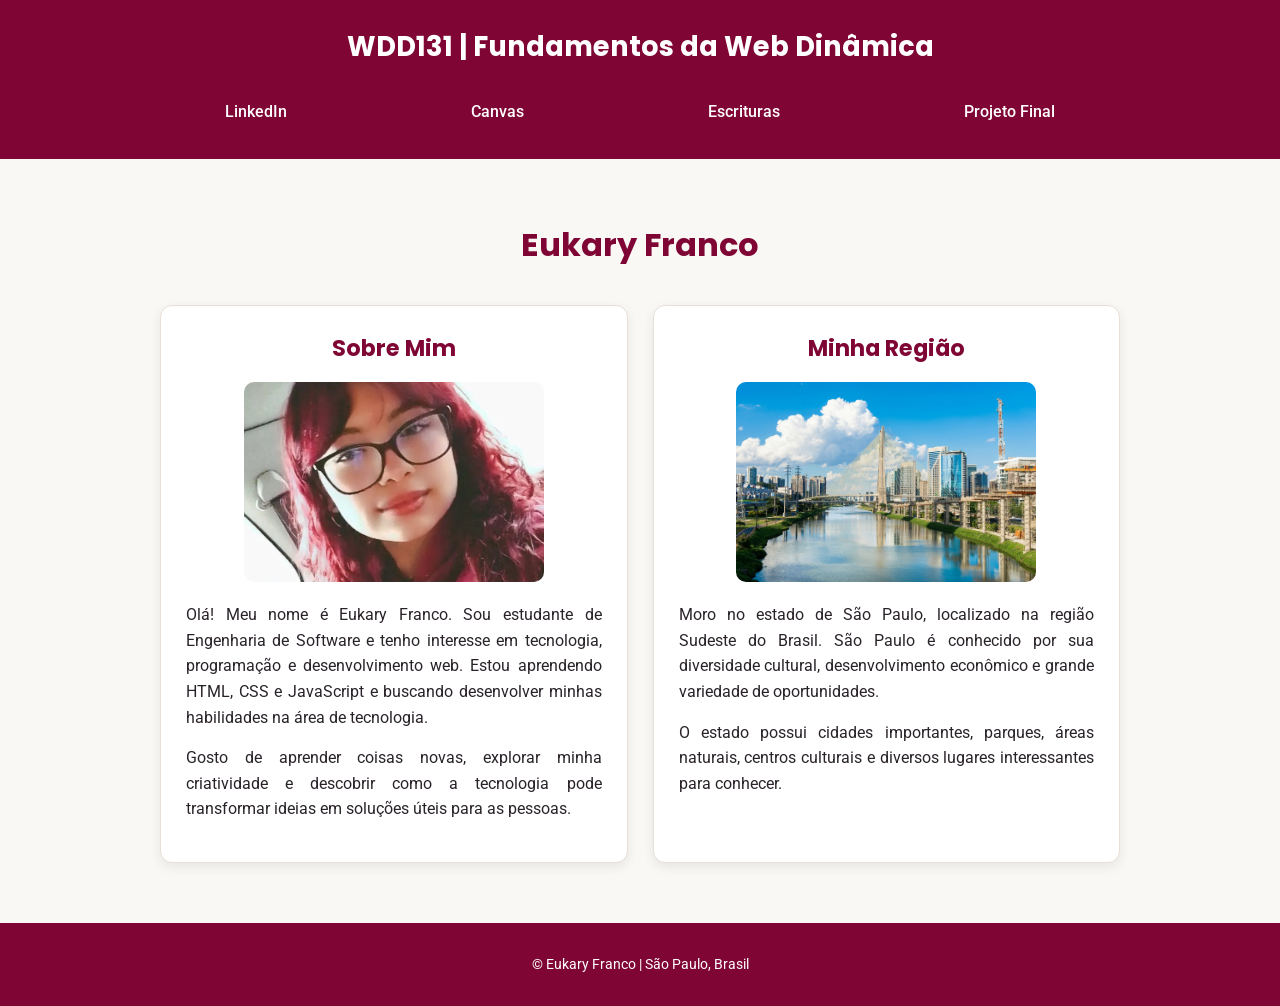
<file: index.html>
<!DOCTYPE html>
<html lang="pt-BR">

<head>
    <meta charset="UTF-8">
    <meta name="viewport" content="width=device-width, initial-scale=1.0">

    <title>WDD 131 | Fundamentos da Web Dinâmica - Eukary</title>

    <meta name="description"
        content="WDD 131 | Fundamentos da Web Dinâmica. Página pessoal de Eukary, apresentando informações pessoais, estudos, interesses e minha região.">

    <meta name="author" content="Eukary">

    <link rel="stylesheet" href="estilos/base.css">

    <script src="scripts/obterdatas.js" defer></script>
</head>

<body>

    <!-- CABEÇALHO -->
    <header>

        <span id="titulo-curso">
            WDD131 | Fundamentos da Web Dinâmica
        </span>

        <!-- MENU DE NAVEGAÇÃO -->
        <nav>
            <a href="https://www.linkedin.com/" target="_blank">LinkedIn</a>

            <a href="https://byupw.instructure.com/" target="_blank">Canvas</a>

            <a href="https://www.churchofjesuschrist.org/study/scriptures?lang=por"
                target="_blank">Escrituras</a>

            <a href="#">Projeto Final</a>
        </nav>

    </header>

    <!-- CONTEÚDO PRINCIPAL -->
    <main>

        <h1>Eukary Franco</h1>

        <!-- PRIMEIRO CARTÃO -->
        <section class="card">

            <h2>Sobre Mim</h2>

            <img src="img/eukary.jpeg" alt="Foto de Eukary Franco">

            <p>
                Olá! Meu nome é Eukary Franco. Sou estudante de Engenharia de Software
                e tenho interesse em tecnologia, programação e desenvolvimento
                web. Estou aprendendo HTML, CSS e JavaScript e buscando
                desenvolver minhas habilidades na área de tecnologia.
            </p>

            <p>
                Gosto de aprender coisas novas, explorar minha criatividade
                e descobrir como a tecnologia pode transformar ideias em
                soluções úteis para as pessoas.
            </p>

        </section>

        <!-- SEGUNDO CARTÃO -->
        <section class="card">

            <h2>Minha Região</h2>

            <img src="img/saopaulo.jpg" alt="Paisagem de São Paulo, Brasil">

            <p>
                Moro no estado de São Paulo, localizado na região Sudeste
                do Brasil. São Paulo é conhecido por sua diversidade cultural,
                desenvolvimento econômico e grande variedade de oportunidades.
            </p>

            <p>
                O estado possui cidades importantes, parques, áreas naturais,
                centros culturais e diversos lugares interessantes para conhecer.
            </p>

        </section>

    </main>

    <!-- RODAPÉ -->
    <footer>

        <p>
            &copy; <span id="2026"></span> Eukary Franco | São Paulo, Brasil
        </p>

        <p id="ultimaModificacao"></p>

    </footer>

</body>
</html>
</file>
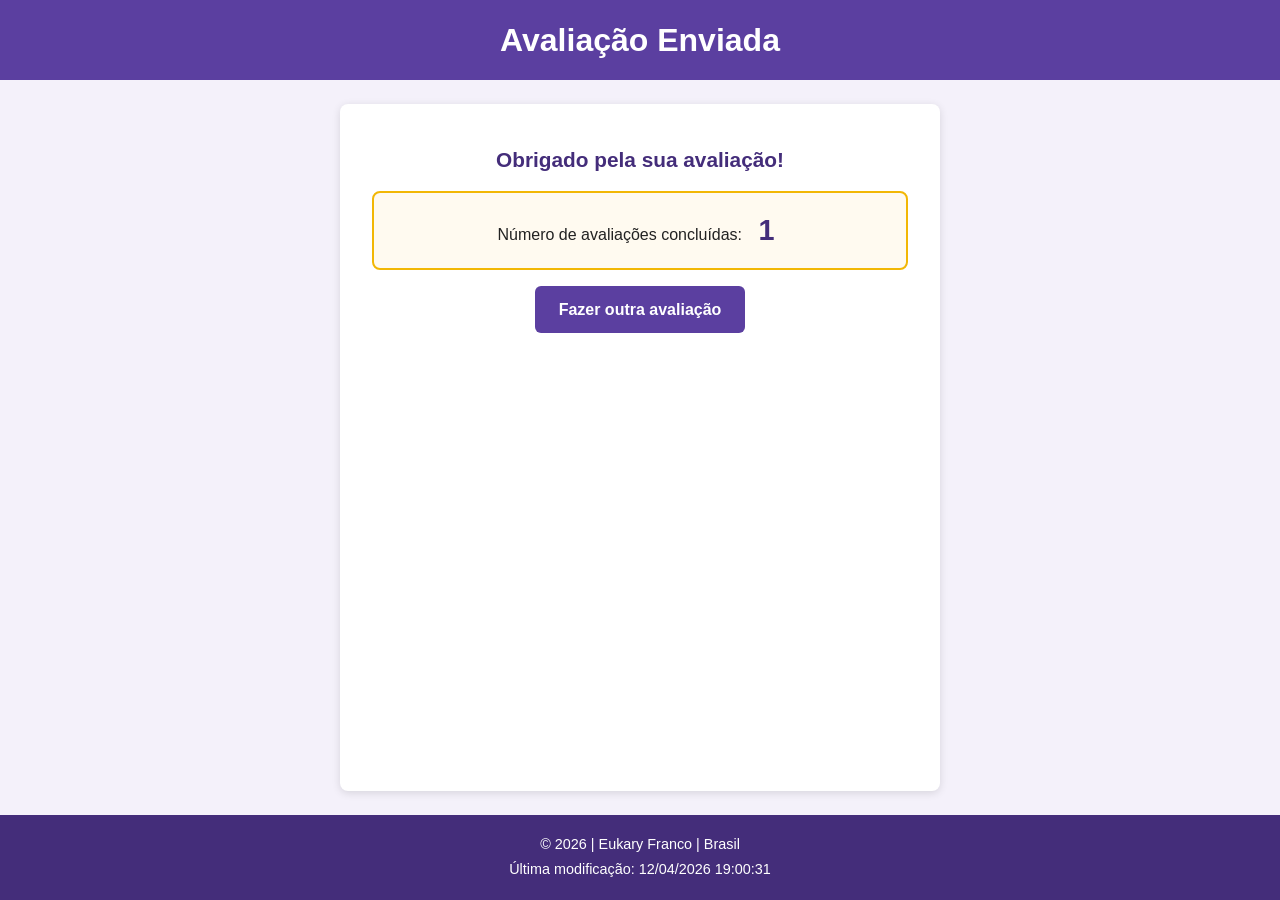
<file: avaliacao.html>
<!DOCTYPE html>
<html lang="pt-BR">
<head>
    <meta charset="UTF-8">
    <meta name="viewport" content="width=device-width, initial-scale=1.0">
    <meta name="description" content="Confirmação de envio da avaliação de produto">
    <title>Avaliação Enviada</title>
    <link rel="stylesheet" href="estilos/avaliacao.css">
    <script src="scripts/avaliacao.js" defer></script>
</head>
<body>
    <header>
        <h1>Avaliação Enviada</h1>
    </header>

    <main>
        <p>Obrigado pela sua avaliação!</p>
        <p>Número de avaliações concluídas: <span id="contador">0</span></p>
        <p><a href="formulario.html">Fazer outra avaliação</a></p>
    </main>

    <footer>
        <p>&copy; <span id="currentyear"></span> | Eukary Franco | Brasil</p>
        <p>Última modificação: <span id="lastModified"></span></p>
    </footer>
</body>
</html>
</file>
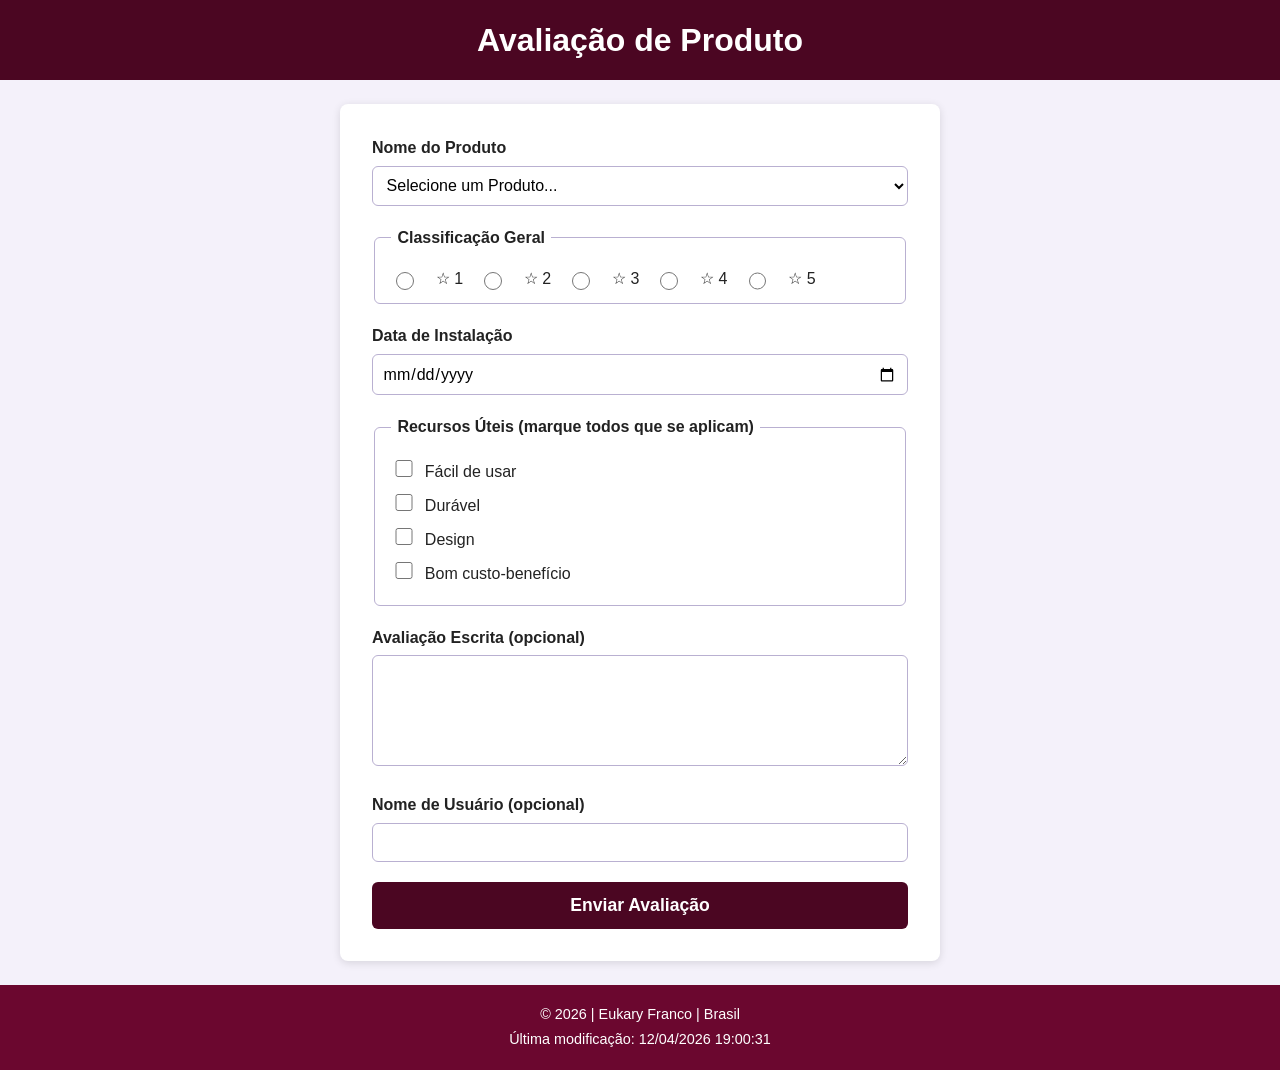
<file: formulario.html>
<!DOCTYPE html>
<html lang="pt-BR">
<head>
    <meta charset="UTF-8">
    <meta name="viewport" content="width=device-width, initial-scale=1.0">
    <meta name="description" content="Formulário para avaliar produtos: escolha o produto, dê uma nota, informe a data de instalação e escreva sua opinião.">
    <meta name="author" content="Seu Nome">
    <title>Avaliação de Produto</title>
    <link rel="stylesheet" href="estilos/formulario.css">
    <script src="scripts/formulario.js" defer></script>
</head>
<body>
    <header>
        <h1>Avaliação de Produto</h1>
    </header>

    <main>
        <form action="avaliacao.html" method="get">

            <div class="campo">
                <label for="produto">Nome do Produto</label>
                <select id="produto" name="produto" required>
                    <option value="" disabled selected>Selecione um Produto...</option>
                    <!-- As demais opções serão criadas com JavaScript -->
                </select>
            </div>

            <fieldset class="campo">
                <legend>Classificação Geral</legend>
                <div class="estrelas">
                    <input type="radio" id="nota1" name="nota" value="1" required>
                    <label for="nota1">&star; 1</label>

                    <input type="radio" id="nota2" name="nota" value="2" required>
                    <label for="nota2">&star; 2</label>

                    <input type="radio" id="nota3" name="nota" value="3" required>
                    <label for="nota3">&star; 3</label>

                    <input type="radio" id="nota4" name="nota" value="4" required>
                    <label for="nota4">&star; 4</label>

                    <input type="radio" id="nota5" name="nota" value="5" required>
                    <label for="nota5">&star; 5</label>
                </div>
            </fieldset>

            <div class="campo">
                <label for="data-instalacao">Data de Instalação</label>
                <input type="date" id="data-instalacao" name="data-instalacao" required>
            </div>

            <fieldset class="campo">
                <legend>Recursos Úteis (marque todos que se aplicam)</legend>
                <div class="opcao">
                    <input type="checkbox" id="recurso-facil" name="recursos" value="facil-de-usar">
                    <label for="recurso-facil">Fácil de usar</label>
                </div>
                <div class="opcao">
                    <input type="checkbox" id="recurso-duravel" name="recursos" value="duravel">
                    <label for="recurso-duravel">Durável</label>
                </div>
                <div class="opcao">
                    <input type="checkbox" id="recurso-design" name="recursos" value="design">
                    <label for="recurso-design">Design</label>
                </div>
                <div class="opcao">
                    <input type="checkbox" id="recurso-custo" name="recursos" value="custo-beneficio">
                    <label for="recurso-custo">Bom custo-benefício</label>
                </div>
            </fieldset>

            <div class="campo">
                <label for="avaliacao-escrita">Avaliação Escrita (opcional)</label>
                <textarea id="avaliacao-escrita" name="avaliacao-escrita" rows="5"></textarea>
            </div>

            <div class="campo">
                <label for="usuario">Nome de Usuário (opcional)</label>
                <input type="text" id="usuario" name="usuario">
            </div>

            <input type="submit" value="Enviar Avaliação">
        </form>
    </main>

    <footer>
        <p>&copy; <span id="currentyear"></span> | Eukary Franco | Brasil</p>
        <p>Última modificação: <span id="lastModified"></span></p>
    </footer>
</body>
</html>
</file>
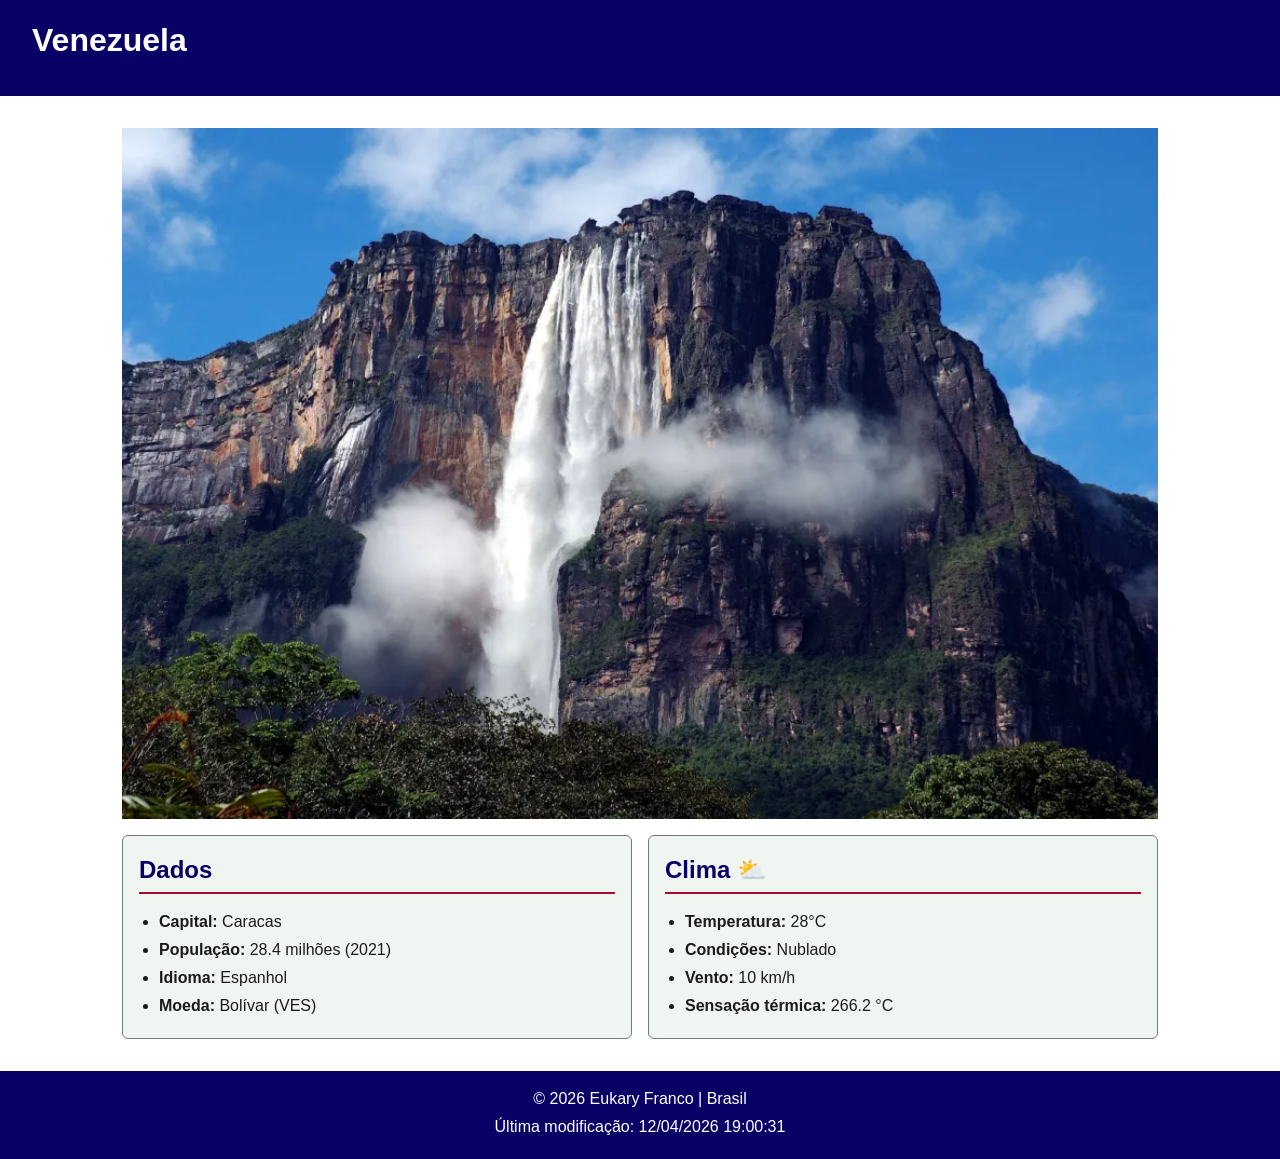
<file: local.html>
<!DOCTYPE html>
<html lang="in-EG">
<head>
    <meta charset="UTF-8">
    <meta name="viewport" content="width=device-width, initial-scale=1.0">
    <meta name="description" content="Venezuela: dados gerais como capital, população, idioma e moeda, além das condições do clima, com temperatura, vento e sensação térmica.">
    <meta name="author" content="Eukary Franco">
    <title>Venezuela | WDD 131</title>

    <link rel="stylesheet" href="estilos/local.css">
    <script src="scripts/local.js" defer></script>
</head>
<body>

    <header>
        <h1>Venezuela</h1>
    </header>

    <main>
        <div class="principal">
            <picture>
                <source srcset="imagens/salto-angel-venezuela.webp" media="(min-width: 1000px)">
                <source srcset="imagens/salto-angel-venezuela.webp" media="(min-width: 500px)">
                <img src="imagens/salto-angel-venezuela.webp" alt="SaltoAngel" width="500" height="250">
            </picture>
        </div>

        <!-- Seção de dados -->
        <section class="dados">
            <h2>Dados</h2>
        <svg class="icone-clima" viewBox="0 0 64 64" width="48" height="48" role="img" aria-label="Parcialmente nublado">
        <circle cx="24" cy="24" r="10" fill="#f5b700"/>
        <g stroke="#f5b700" stroke-width="3" stroke-linecap="round">
            <line x1="24" y1="6" x2="24" y2="10"/>
            <line x1="6" y1="24" x2="10" y2="24"/>
            <line x1="11" y1="11" x2="14" y2="14"/>
            <line x1="37" y1="11" x2="34" y2="14"/>
        </g>
        <path d="M22 50h26a9 9 0 0 0 1-17.9A13 13 0 0 0 24 36a7 7 0 0 0-2 14z" fill="#9db4c0" stroke="#5b7583" stroke-width="2"/>
    </svg>
            <ul>
                <li><strong>Capital:</strong> Caracas</li>
                <li><strong>População:</strong> 28.4 milhões (2021)</li>
                <li><strong>Idioma:</strong> Espanhol</li>
                <li><strong>Moeda:</strong> Bolívar (VES)</li>
            </ul>
        </section>

        <!-- Seção de clima -->
        <section class="clima">
            <h2>Clima</h2>
            <ul>
                <li><strong>Temperatura:</strong><span id="temperatura"> 28</span>°C</li>
                <li><strong>Condições:</strong> Nublado</li>
                <li><strong>Vento:</strong> <span id="vento">10</span> km/h</li>
                <li><strong>Sensação térmica:</strong> 26<span id="sensacao">ºC</span></li>
            </ul>
        </section>

    </main>

    <footer>
        <p>&copy; <span id="anoAtual"></span> Eukary Franco | Brasil</p>
        <p>Última modificação: <span id="ultimaModificacao"></span></p>
    </footer>

</body>
</html>
</file>
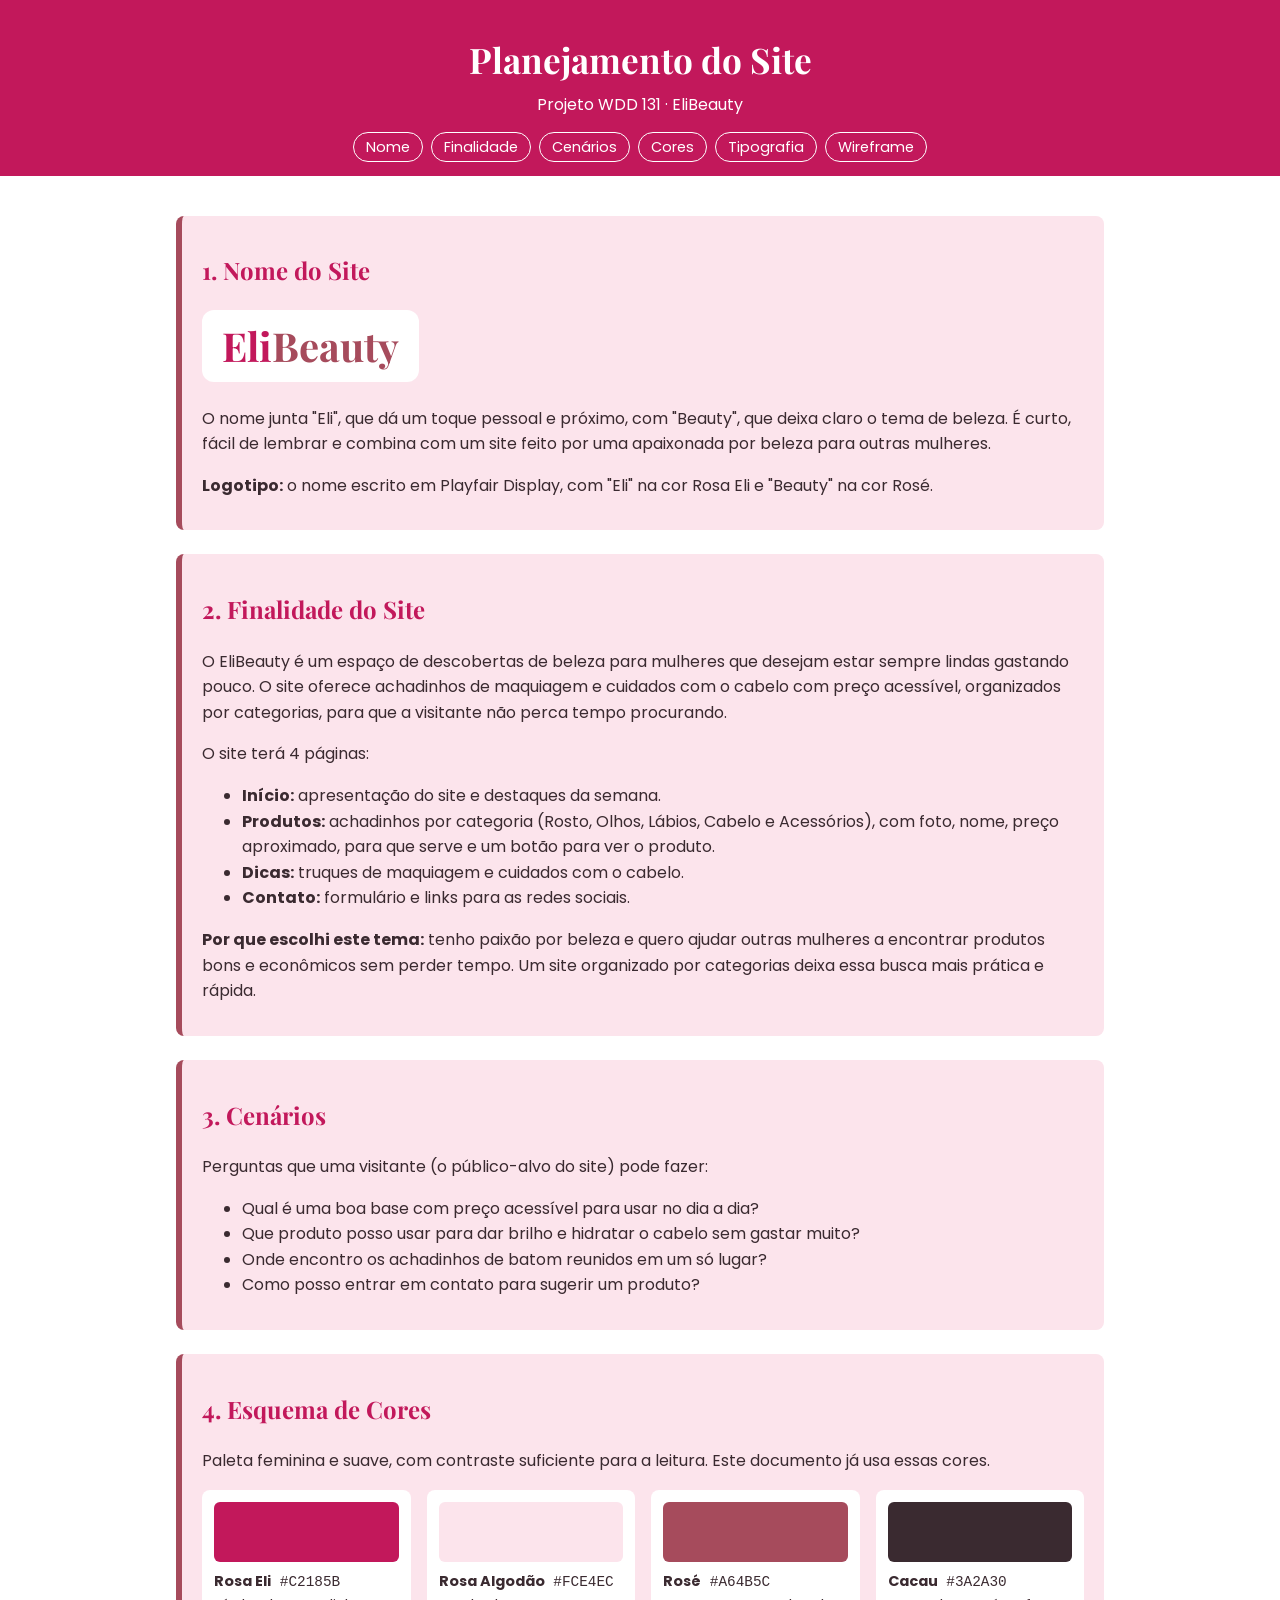
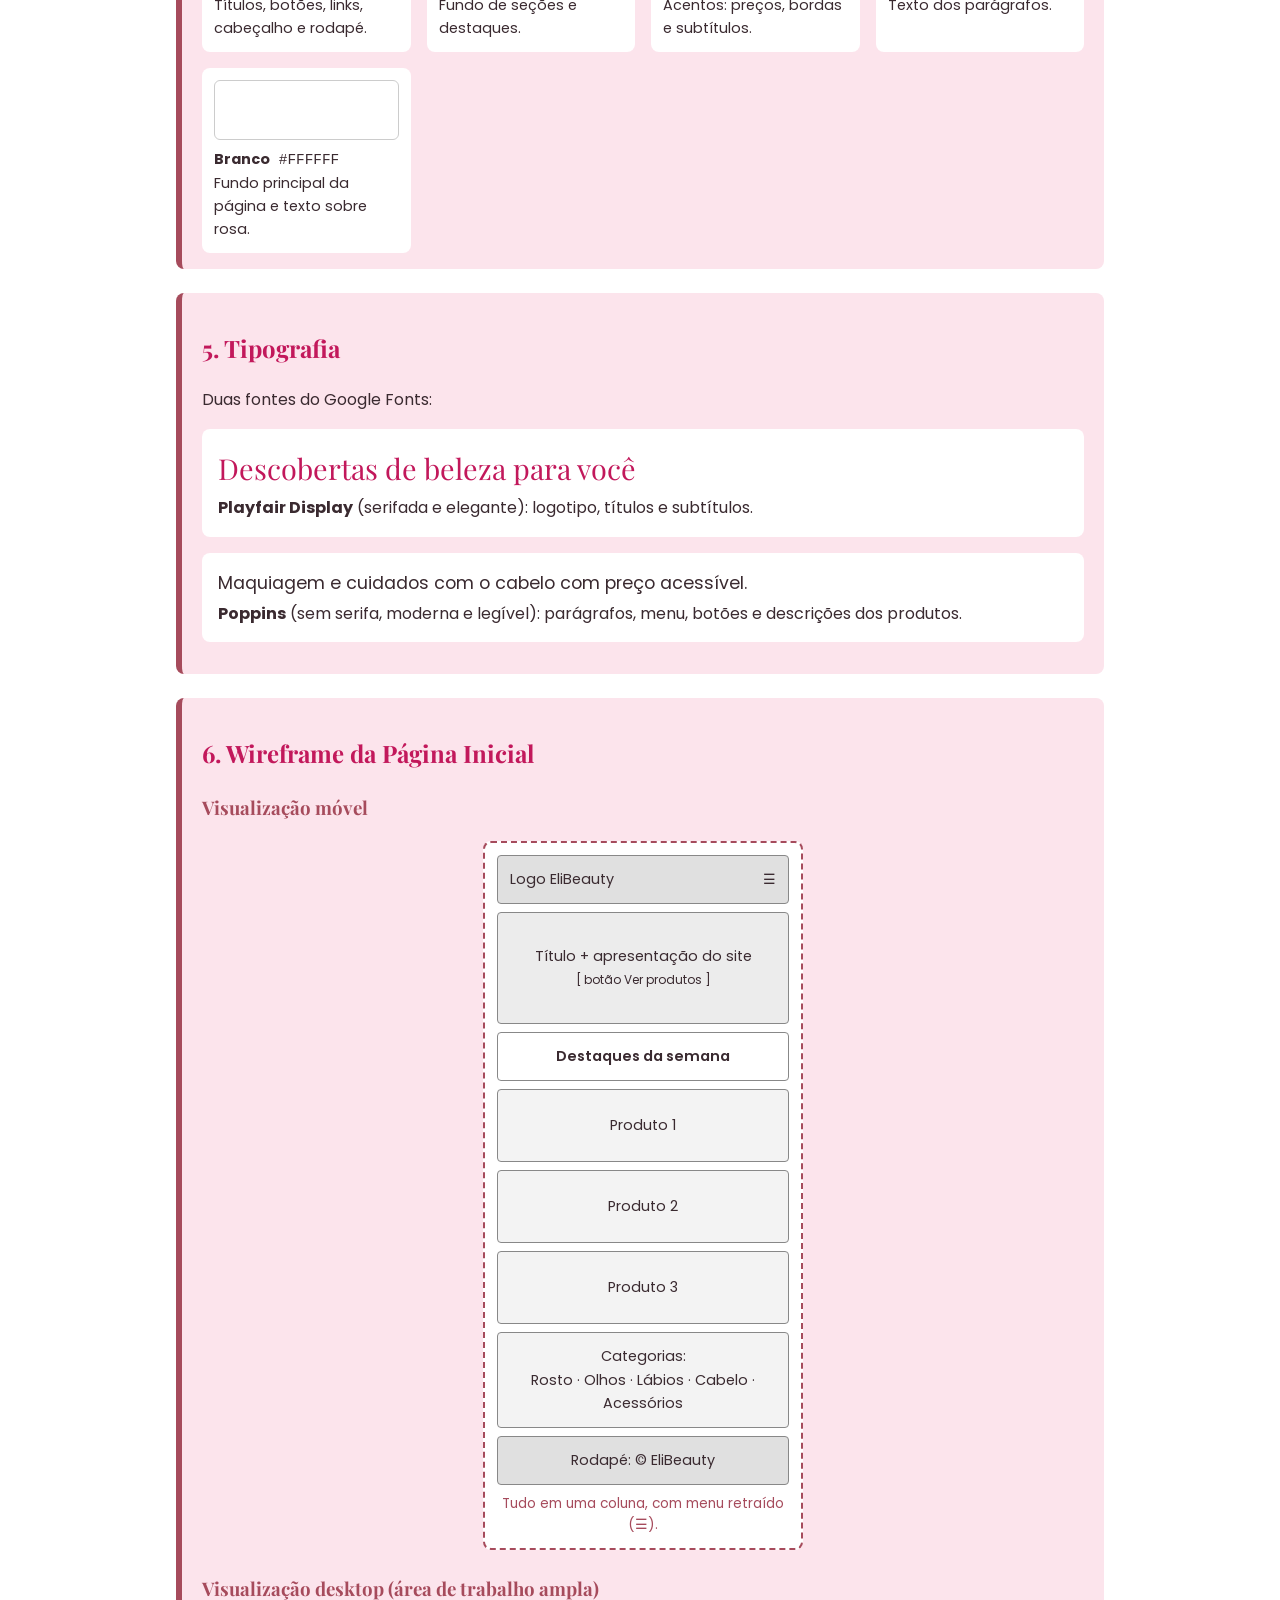
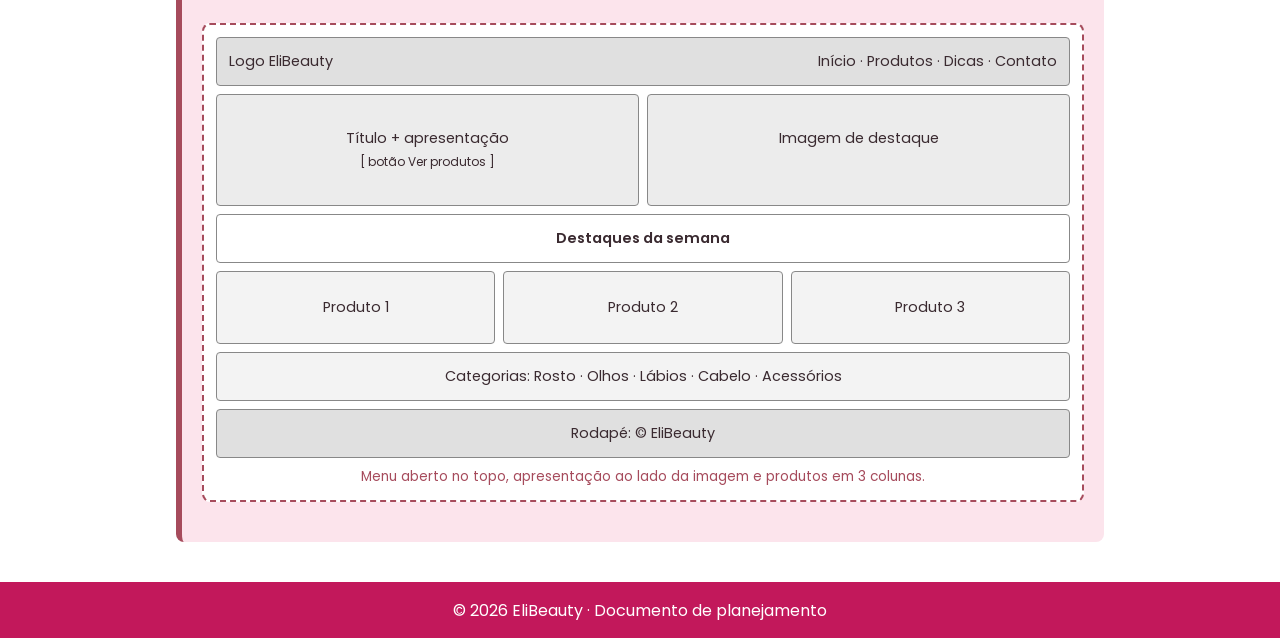
<file: projeto/planejamentodosite.html>
<!DOCTYPE html>
    <html lang="pt-BR">
    <head>
        <meta charset="UTF-8">
        <meta name="viewport" content="width=device-width, initial-scale=1.0">
        <meta name="description" content="Documento de planejamento do site EliBeauty: achadinhos de maquiagem e cabelo com preço acessível.">
        <title>Planejamento do Site | EliBeauty</title>
        <link rel="preconnect" href="https://fonts.googleapis.com">
        <link rel="preconnect" href="https://fonts.gstatic.com" crossorigin>
        <link href="https://fonts.googleapis.com/css2?family=Playfair+Display:wght@600;700&family=Poppins:wght@400;500;600&display=swap" rel="stylesheet">
            <link rel="stylesheet" href="planejamento.css">
    </head>
    <body>
    <header>
        <h1>Planejamento do Site</h1>
        <p>Projeto WDD 131 · EliBeauty</p>
        <nav aria-label="Seções do documento">
        <ul>
            <li><a href="#nome">Nome</a></li>
            <li><a href="#finalidade">Finalidade</a></li>
            <li><a href="#cenarios">Cenários</a></li>
            <li><a href="#cores">Cores</a></li>
            <li><a href="#tipografia">Tipografia</a></li>
            <li><a href="#wireframe">Wireframe</a></li>
        </ul>
        </nav>
    </header>

    <main>
        <section id="nome">
        <h2>1. Nome do Site</h2>
        <p class="logo-site" aria-label="Logotipo EliBeauty">Eli<span>Beauty</span></p>
        <p>O nome junta "Eli", que dá um toque pessoal e próximo, com "Beauty", que deixa claro o tema de beleza. É curto, fácil de lembrar e combina com um site feito por uma apaixonada por beleza para outras mulheres.</p>
        <p><strong>Logotipo:</strong> o nome escrito em Playfair Display, com "Eli" na cor Rosa Eli e "Beauty" na cor Rosé.</p>
        </section>

        <section id="finalidade">
        <h2>2. Finalidade do Site</h2>
        <p>O EliBeauty é um espaço de descobertas de beleza para mulheres que desejam estar sempre lindas gastando pouco. O site oferece achadinhos de maquiagem e cuidados com o cabelo com preço acessível, organizados por categorias, para que a visitante não perca tempo procurando.</p>
        <p>O site terá 4 páginas:</p>
        <ul>
            <li><strong>Início:</strong> apresentação do site e destaques da semana.</li>
            <li><strong>Produtos:</strong> achadinhos por categoria (Rosto, Olhos, Lábios, Cabelo e Acessórios), com foto, nome, preço aproximado, para que serve e um botão para ver o produto.</li>
            <li><strong>Dicas:</strong> truques de maquiagem e cuidados com o cabelo.</li>
            <li><strong>Contato:</strong> formulário e links para as redes sociais.</li>
        </ul>
        <p><strong>Por que escolhi este tema:</strong> tenho paixão por beleza e quero ajudar outras mulheres a encontrar produtos bons e econômicos sem perder tempo. Um site organizado por categorias deixa essa busca mais prática e rápida.</p>
        </section>

        <section id="cenarios">
        <h2>3. Cenários</h2>
        <p>Perguntas que uma visitante (o público-alvo do site) pode fazer:</p>
        <ul>
            <li>Qual é uma boa base com preço acessível para usar no dia a dia?</li>
            <li>Que produto posso usar para dar brilho e hidratar o cabelo sem gastar muito?</li>
            <li>Onde encontro os achadinhos de batom reunidos em um só lugar?</li>
            <li>Como posso entrar em contato para sugerir um produto?</li>
        </ul>
        </section>

        <section id="cores">
        <h2>4. Esquema de Cores</h2>
        <p>Paleta feminina e suave, com contraste suficiente para a leitura. Este documento já usa essas cores.</p>
        <div class="cores">
            <div class="cor">
            <span class="amostra" style="background:#C2185B"></span>
            <p><strong>Rosa Eli</strong> <code>#C2185B</code><br>Títulos, botões, links, cabeçalho e rodapé.</p>
            </div>
            <div class="cor">
            <span class="amostra" style="background:#FCE4EC"></span>
            <p><strong>Rosa Algodão</strong> <code>#FCE4EC</code><br>Fundo de seções e destaques.</p>
            </div>
            <div class="cor">
            <span class="amostra" style="background:#A64B5C"></span>
            <p><strong>Rosé</strong> <code>#A64B5C</code><br>Acentos: preços, bordas e subtítulos.</p>
            </div>
            <div class="cor">
            <span class="amostra" style="background:#3A2A30"></span>
            <p><strong>Cacau</strong> <code>#3A2A30</code><br>Texto dos parágrafos.</p>
            </div>
            <div class="cor">
            <span class="amostra" style="background:#FFFFFF;border:1px solid #ccc"></span>
            <p><strong>Branco</strong> <code>#FFFFFF</code><br>Fundo principal da página e texto sobre rosa.</p>
            </div>
        </div>
        </section>

        <section id="tipografia">
        <h2>5. Tipografia</h2>
        <p>Duas fontes do Google Fonts:</p>
        <div class="fonte">
            <p class="exemplo-titulo">Descobertas de beleza para você</p>
            <p><strong>Playfair Display</strong> (serifada e elegante): logotipo, títulos e subtítulos.</p>
        </div>
        <div class="fonte">
            <p class="exemplo-corpo">Maquiagem e cuidados com o cabelo com preço acessível.</p>
            <p><strong>Poppins</strong> (sem serifa, moderna e legível): parágrafos, menu, botões e descrições dos produtos.</p>
        </div>
        </section>

        <section id="wireframe">
        <h2>6. Wireframe da Página Inicial</h2>

        <h3>Visualização móvel</h3>
        <figure class="wf wf-movel">
            <div class="bloco cabecalho">Logo EliBeauty <span>☰</span></div>
            <div class="bloco destaque">Título + apresentação do site<br><small>[ botão Ver produtos ]</small></div>
            <div class="bloco titulo-bloco">Destaques da semana</div>
            <div class="bloco cartao">Produto 1</div>
            <div class="bloco cartao">Produto 2</div>
            <div class="bloco cartao">Produto 3</div>
            <div class="bloco">Categorias:<br>Rosto · Olhos · Lábios · Cabelo · Acessórios</div>
            <div class="bloco rodape">Rodapé: © EliBeauty</div>
            <figcaption>Tudo em uma coluna, com menu retraído (☰).</figcaption>
        </figure>

        <h3>Visualização desktop (área de trabalho ampla)</h3>
        <figure class="wf wf-desktop">
            <div class="bloco cabecalho">Logo EliBeauty <span>Início · Produtos · Dicas · Contato</span></div>
            <div class="linha">
            <div class="bloco destaque">Título + apresentação<br><small>[ botão Ver produtos ]</small></div>
            <div class="bloco destaque">Imagem de destaque</div>
            </div>
            <div class="bloco titulo-bloco">Destaques da semana</div>
            <div class="grade">
            <div class="bloco cartao">Produto 1</div>
            <div class="bloco cartao">Produto 2</div>
            <div class="bloco cartao">Produto 3</div>
            </div>
            <div class="bloco">Categorias: Rosto · Olhos · Lábios · Cabelo · Acessórios</div>
            <div class="bloco rodape">Rodapé: © EliBeauty</div>
            <figcaption>Menu aberto no topo, apresentação ao lado da imagem e produtos em 3 colunas.</figcaption>
        </figure>
        </section>
    </main>

    <footer>
        <p>&copy; 2026 EliBeauty · Documento de planejamento</p>
    </footer>
    </body>
    </html>
</file>
<file: estilos/base.css>
/*   1. IMPORTAÇÃO DAS FONTES */

@import url('https://fonts.googleapis.com/css2?family=Poppins:wght@400;500;600;700&family=Roboto:wght@400;500&display=swap');


/* 2. VARIÁVEIS DE CORES */

:root {
    --cor-principal: #7f0634;
    --cor-secundaria: #F5EBDD;
    --cor-fundo: #FAF8F5;
    --cor-branco: #FFFFFF;
    --cor-texto: #292329;
    --cor-destaque: #53001d;
}


/* 3. CONFIGURAÇÕES GERAIS */

* {
    margin: 0;
    padding: 0;
    box-sizing: border-box;
}

body {
    font-family: 'Roboto', sans-serif;
    background-color: var(--cor-fundo);
    color: var(--cor-texto);
    line-height: 1.6;
}


/* 4. CABEÇALHO */

header {
    background-color: var(--cor-principal);
    color: var(--cor-branco);
    padding: 25px 20px;
    text-align: center;
}

/* Título do curso */

#titulo-curso {
    display: block;
    font-family: 'Poppins', sans-serif;
    font-size: 1.7rem;
    font-weight: 700;
    margin-bottom: 20px;
}


/* 5. MENU DE NAVEGAÇÃO */

nav {
    display: flex;
    justify-content: space-around;
    align-items: center;
    flex-wrap: wrap;
    gap: 15px;
    max-width: 1000px;
    margin: 0 auto;
}

nav a {
    color: var(--cor-branco);
    text-decoration: none;
    font-weight: 500;
    padding: 10px 20px;
    border-radius: 8px;
    transition: 0.3s ease;
}

/* Efeito ao passar o mouse */

nav a:hover {
    background-color: var(--cor-secundaria);
    color: var(--cor-principal);
}


/*  6. CONTEÚDO PRINCIPAL */

main {
    max-width: 1000px;
    margin: 40px auto;
    padding: 20px;

    display: grid;
    grid-template-columns: 1fr 1fr;
    gap: 25px;
}

/* Título principal */

main h1 {
    grid-column: 1 / -1;
    font-family: 'Poppins', sans-serif;
    color: var(--cor-principal);
    font-size: 2rem;
    text-align: center;
    margin-bottom: 10px;
}


/* 7. CARTÕES*/

.card {
    background-color: var(--cor-branco);
    padding: 25px;
    border-radius: 12px;
    border: 1px solid #E8DFD9;
    box-shadow: 0 4px 12px rgba(0, 0, 0, 0.08);
}

/* Títulos dos cartões */

.card h2 {
    font-family: 'Poppins', sans-serif;
    color: var(--cor-principal);
    font-size: 1.4rem;
    margin-bottom: 15px;
    text-align: center;
}

/* Imagens dos cartões */

.card img {
    display: block;
    width: 100%;
    max-width: 300px;
    height: 200px;
    object-fit: cover;
    margin: 0 auto 20px;
    border-radius: 10px;
}

/* Textos dos cartões */

.card p {
    font-size: 1rem;
    margin-bottom: 15px;
    text-align: justify;
}


/*8. RODAPÉ*/

footer {
    background-color: var(--cor-principal);
    color: var(--cor-branco);
    text-align: center;
    padding: 25px 15px;
    margin-top: 30px;
}

footer p {
    margin: 5px 0;
    font-size: 0.9rem;
}



/*9. RESPONSIVIDADE*/


@media screen and (max-width: 600px) {

    /* Menu vertical */

    nav {
        flex-direction: column;
        gap: 8px;
    }

    /* Uma coluna nos cartões */

    main {
        grid-template-columns: 1fr;
        margin: 20px auto;
        padding: 15px;
    }

    main h1 {
        grid-column: auto;
        font-size: 1.6rem;
    }

    /* Ajuste do título do curso */

    #titulo-curso {
        font-size: 1.3rem;
    }

    /* Ajuste dos cartões */

    .card {
        padding: 18px;
    }

    .card img {
        height: 180px;
    }
}
</file>
<file: estilos/avaliacao.css>
:root {
    --cor-fundo: #f4f1fa;
    --cor-card: #ffffff;
    --cor-primaria: #5b3fa0;
    --cor-primaria-escura: #442d7a;
    --cor-texto: #222222;
    --cor-destaque: #f2b705;
}

* {
    box-sizing: border-box;
}

body {
    margin: 0;
    min-height: 100vh;
    display: flex;
    flex-direction: column;
    font-family: "Segoe UI", Arial, sans-serif;
    font-size: 1rem;
    line-height: 1.5;
    color: var(--cor-texto);
    background-color: var(--cor-fundo);
}

header {
    background-color: var(--cor-primaria);
    color: #ffffff;
    padding: 1rem;
    text-align: center;
}

header h1 {
    margin: 0;
    font-size: 1.6rem;
}

main {
    flex: 1;
    width: 100%;
    max-width: 600px;
    margin: 1.5rem auto;
    padding: 1.5rem 1.25rem;
    text-align: center;
    background-color: var(--cor-card);
    border-radius: 8px;
    box-shadow: 0 2px 8px rgba(0, 0, 0, 0.12);
}

main p {
    margin: 0 0 1rem;
}

/* Mensagem de agradecimento */
main p:first-child {
    font-size: 1.3rem;
    font-weight: 600;
    color: var(--cor-primaria-escura);
}

/* Bloco do contador */
main p:nth-child(2) {
    padding: 1rem;
    border: 2px solid var(--cor-destaque);
    border-radius: 8px;
    background-color: #fffaf0;
}

#contador {
    display: inline-block;
    min-width: 2rem;
    margin-left: 0.25rem;
    font-size: 1.8rem;
    font-weight: 700;
    color: var(--cor-primaria-escura);
}

/* Link para voltar ao formulário, com aparência de botão */
main a {
    display: inline-block;
    padding: 0.7rem 1.5rem;
    font-weight: 700;
    text-decoration: none;
    color: #ffffff;
    background-color: var(--cor-primaria);
    border-radius: 6px;
}

main a:hover,
main a:focus {
    background-color: var(--cor-primaria-escura);
}

main a:focus {
    outline: 3px solid var(--cor-destaque);
    outline-offset: 2px;
}

footer {
    text-align: center;
    padding: 1rem;
    font-size: 0.9rem;
    background-color: var(--cor-primaria-escura);
    color: #ffffff;
}

footer p {
    margin: 0.2rem 0;
}

@media (min-width: 700px) {
    main {
        padding: 2.5rem 2rem;
    }

    header h1 {
        font-size: 2rem;
    }
}
</file>
<file: estilos/formulario.css>
:root {
    --cor-fundo: #f4f1fa;
    --cor-card: #ffffff;
    --cor-primaria: #4b0622;
    --cor-primaria-escura: #6b072f;
    --cor-texto: #222222;
    --cor-borda: #b9b0d1;
    --cor-destaque: #f2b705;
}

* {
    box-sizing: border-box;
}

body {
    margin: 0;
    font-family: "Segoe UI", Arial, sans-serif;
    font-size: 1rem;
    line-height: 1.5;
    color: var(--cor-texto);
    background-color: var(--cor-fundo);
}

header {
    background-color: var(--cor-primaria);
    color: #ffffff;
    padding: 1rem;
    text-align: center;
}

header h1 {
    margin: 0;
    font-size: 1.6rem;
}

main {
    max-width: 600px;
    margin: 1.5rem auto;
    padding: 1.25rem;
    background-color: var(--cor-card);
    border-radius: 8px;
    box-shadow: 0 2px 8px rgba(0, 0, 0, 0.12);
}

.campo {
    margin-bottom: 1.25rem;
}

label,
legend {
    display: block;
    font-weight: 600;
    margin-bottom: 0.35rem;
}

fieldset {
    border: 1px solid var(--cor-borda);
    border-radius: 6px;
    padding: 0.75rem 1rem;
}

legend {
    padding: 0 0.4rem;
}

select,
input[type="date"],
input[type="text"],
textarea {
    width: 100%;
    padding: 0.6rem;
    font-size: 1rem;
    font-family: inherit;
    border: 1px solid var(--cor-borda);
    border-radius: 6px;
    background-color: #ffffff;
}

textarea {
    resize: vertical;
}

select:focus,
input:focus,
textarea:focus {
    outline: 3px solid var(--cor-destaque);
    outline-offset: 1px;
}

/* Estrelas */
.estrelas {
    display: flex;
    flex-wrap: wrap;
    gap: 0.4rem 1rem;
    align-items: center;
}

.estrelas label {
    display: inline;
    font-weight: 400;
    margin: 0 0 0 0.2rem;
}

.estrelas input[type="radio"]:checked + label {
    font-weight: 700;
    color: var(--cor-primaria-escura);
}

/* Checkboxes */
.opcao {
    margin-bottom: 0.4rem;
}

.opcao label {
    display: inline;
    font-weight: 400;
    margin-left: 0.3rem;
}

input[type="radio"],
input[type="checkbox"] {
    width: 1.1rem;
    height: 1.1rem;
    accent-color: var(--cor-primaria);
}

/* Botão */
input[type="submit"] {
    width: 100%;
    padding: 0.8rem;
    font-size: 1.1rem;
    font-weight: 700;
    color: #ffffff;
    background-color: var(--cor-primaria);
    border: none;
    border-radius: 6px;
    cursor: pointer;
}

input[type="submit"]:hover,
input[type="submit"]:focus {
    background-color: var(--cor-primaria-escura);
}

/* Página de confirmação */
main p {
    margin: 0 0 1rem;
}

main a {
    color: var(--cor-primaria-escura);
    font-weight: 600;
}

#contador {
    font-weight: 700;
    font-size: 1.3rem;
    color: var(--cor-primaria-escura);
}

footer {
    text-align: center;
    padding: 1rem;
    font-size: 0.9rem;
    background-color: var(--cor-primaria-escura);
    color: #ffffff;
}

footer p {
    margin: 0.2rem 0;
}

@media (min-width: 700px) {
    main {
        padding: 2rem;
    }

    header h1 {
        font-size: 2rem;
    }
}
</file>
<file: estilos/local.css>
:root {
    --cor-principal: #090165;
    --cor-destaque: #a70d27;
    --cor-fundo: #ffffff;
    --cor-fundo-secao: #f1f5f2;
    --cor-texto: #1b1b1b;

    --fonte-base: Arial, Helvetica, sans-serif; /* TODO: troque se usar o Google Fonts */
    --espaco: 1rem;
    --borda: 1px solid #777;
}

/* Base (visão móvel primeiro) */
* {
    box-sizing: border-box;
}

body {
    margin: 0;
    font-family: var(--fonte-base);
    line-height: 1.5;
    color: var(--cor-texto);
    background-color: var(--cor-fundo);
}

header {
    padding: var(--espaco);
    background-color: var(--cor-principal);
    color: #ffffff;
    text-align: center;
}

h1,
h2 {
    margin: 0 0 var(--espaco);
}

h2 {
    color: var(--cor-principal);
    border-bottom: 2px solid var(--cor-destaque);
    padding-bottom: 0.25rem;
}

main {
    padding: var(--espaco);
}

/* Imagem principal */
.principal img {
    display: block;
    width: 100%;
    height: auto;
}

/* Seções */
.dados,
.clima {
    margin-top: var(--espaco);
    padding: var(--espaco);
    background-color: var(--cor-fundo-secao);
    border: var(--borda);
    border-radius: 6px;
}

ul {
    margin: 0;
    padding-left: 1.25rem;
}

li {
    margin-bottom: 0.25rem;
}

/* Ícone SVG do clima: aparece só na visão móvel */
.icone-clima {
    display: block;
    margin-bottom: 0.5rem;
}

/* Rodapé */
footer {
    padding: var(--espaco);
    background-color: var(--cor-principal);
    color: #ffffff;
    text-align: center;
}

footer p {
    margin: 0 0 0.25rem;
}

/* Visão larga */
@media (min-width: 700px) {
    header {
        text-align: left;
        padding: var(--espaco) 2rem;
    }

    main {
        display: grid;
        grid-template-columns: 1fr 1fr;
        gap: var(--espaco);
        padding: 2rem;
    }

/* A imagem ocupa as duas colunas */
    .principal {
        grid-column: 1 / -1;
    }

    .dados,
    .clima {
        margin-top: 0;
    }

/* Na visão larga, o ícone vem de um pseudoelemento (emoji) depois do título "Clima" */
    .icone-clima {
        display: none;
    }

    .clima h2::after {
        content: " ⛅";
    }

    footer {
        padding: var(--espaco) 2rem;
    }
}

/* Visão muito larga */
@media (min-width: 1000px) {
    main {
        max-width: 1100px;
        margin: 0 auto;
    }
}
</file>
<file: projeto/planejamento.css>
:root {
    --rosa: #C2185B;
    --rosa-claro: #FCE4EC;
    --rose: #A64B5C;
    --cacau: #3A2A30;
    --branco: #FFFFFF;
}

* { box-sizing: border-box; }

body {
    margin: 0;
    font-family: "Poppins", sans-serif;
    color: var(--cacau);
    background: var(--branco);
    line-height: 1.6;
}

header {
    background: var(--rosa);
    color: var(--branco);
    text-align: center;
    padding: 2rem 1rem 1rem;
}

header h1 {
    font-family: "Playfair Display", serif;
    font-size: 2.2rem;
    margin: 0;
}

header p { margin: 0.25rem 0 1rem; }

header nav ul {
    list-style: none;
    margin: 0;
    padding: 0;
    display: flex;
    flex-wrap: wrap;
    justify-content: center;
    gap: 0.5rem;
}

header nav a {
    color: var(--branco);
    text-decoration: none;
    padding: 0.25rem 0.75rem;
    border-radius: 999px;
    border: 1px solid var(--branco);
    font-size: 0.9rem;
}

header nav a:hover { background: var(--branco); color: var(--rosa); }

main { max-width: 960px; margin: 0 auto; padding: 1rem; }

section {
    background: var(--rosa-claro);
    border-left: 6px solid var(--rose);
    border-radius: 8px;
    padding: 1rem 1.25rem;
    margin: 1.5rem 0;
}

h2, h3 { font-family: "Playfair Display", serif; color: var(--rosa); }
h3 { color: var(--rose); }

code { background: var(--branco); padding: 0 0.3rem; border-radius: 4px; }

/* Logotipo */
.logo-site {
    font-family: "Playfair Display", serif;
    font-size: 2.5rem;
    font-weight: 700;
    color: var(--rosa);
    background: var(--branco);
    display: inline-block;
    padding: 0.25rem 1.25rem;
    border-radius: 12px;
    margin: 0 0 0.5rem;
}

.logo-site span { color: var(--rose); }

/* Cores */
.cores {
    display: grid;
    grid-template-columns: repeat(auto-fit, minmax(170px, 1fr));
    gap: 1rem;
}

.cor { background: var(--branco); border-radius: 8px; padding: 0.75rem; }
.cor p { margin: 0; font-size: 0.9rem; }

.amostra {
    display: block;
    height: 60px;
    border-radius: 6px;
    margin-bottom: 0.5rem;
}

    
/* Tipografia */
.fonte { background: var(--branco); border-radius: 8px; padding: 0.75rem 1rem; margin-bottom: 1rem; }
.fonte p { margin: 0.25rem 0; }

.exemplo-titulo {
    font-family: "Playfair Display", serif;
    font-size: 1.8rem;
    color: var(--rosa);
}

.exemplo-corpo { font-family: "Poppins", sans-serif; font-size: 1.1rem; }

/* Wireframes */
.wf {
    background: var(--branco);
    border: 2px dashed var(--rose);
    border-radius: 8px;
    padding: 0.75rem;
    margin: 0 0 1.5rem;
    display: flex;
    flex-direction: column;
    gap: 0.5rem;
}

.wf-movel { max-width: 320px; margin-inline: auto; }

.wf figcaption { font-size: 0.85rem; text-align: center; color: var(--rose); }

.bloco {
    background: #f3f3f3;
    border: 1px solid #888;
    border-radius: 4px;
    padding: 0.75rem;
    text-align: center;
    font-size: 0.9rem;
    color: var(--cacau);
}

.bloco.cabecalho { background: #e0e0e0; display: flex; justify-content: space-between; gap: 0.5rem; }
.bloco.destaque { background: #ececec; padding: 2rem 0.75rem; }
.bloco.titulo-bloco { background: var(--branco); font-weight: 600; }
.bloco.cartao { padding: 1.5rem 0.75rem; }
.bloco.rodape { background: #e0e0e0; }

.linha { display: grid; grid-template-columns: 1fr 1fr; gap: 0.5rem; }
.grade { display: grid; grid-template-columns: repeat(3, 1fr); gap: 0.5rem; }

@media (max-width: 600px) {
    header h1 { font-size: 1.8rem; }
    .linha, .grade { grid-template-columns: 1fr; }
}

footer { background: var(--rosa); color: var(--branco); text-align: center; padding: 1rem; }
footer p { margin: 0; }
</file>
